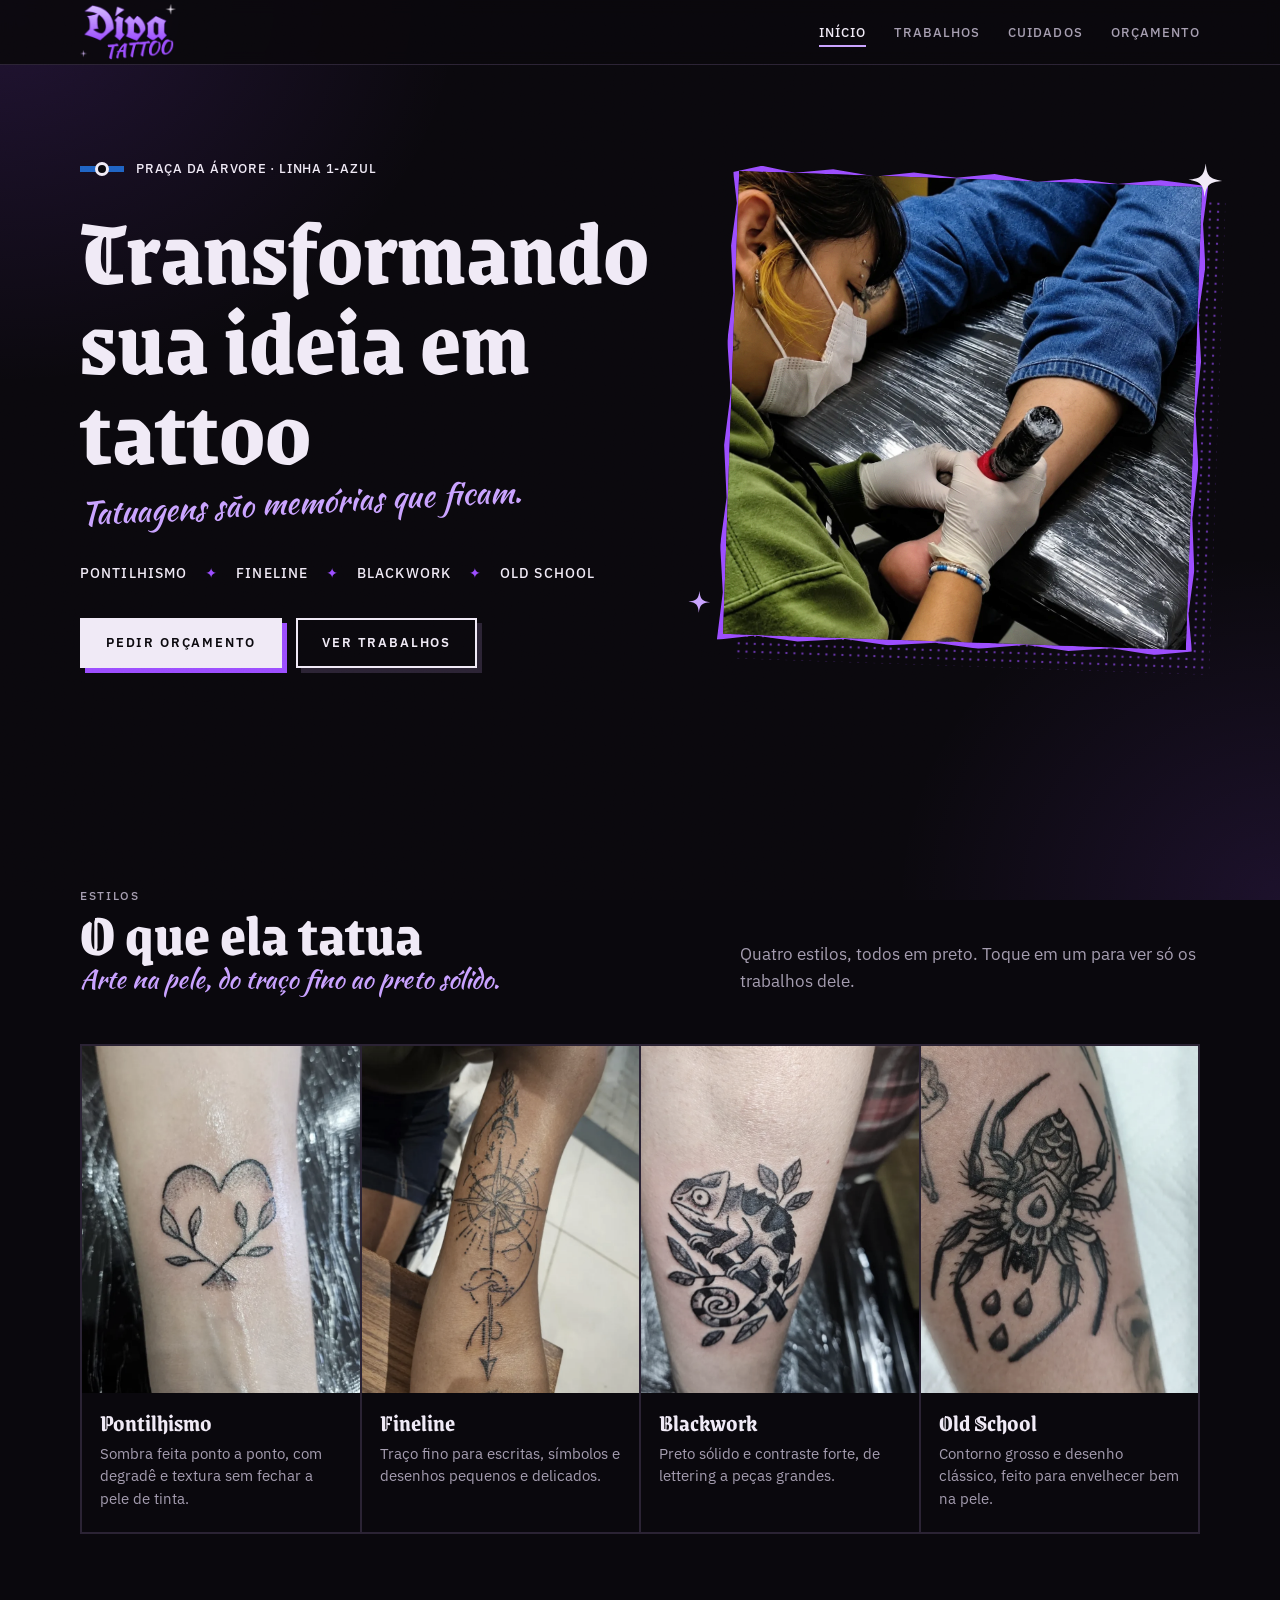
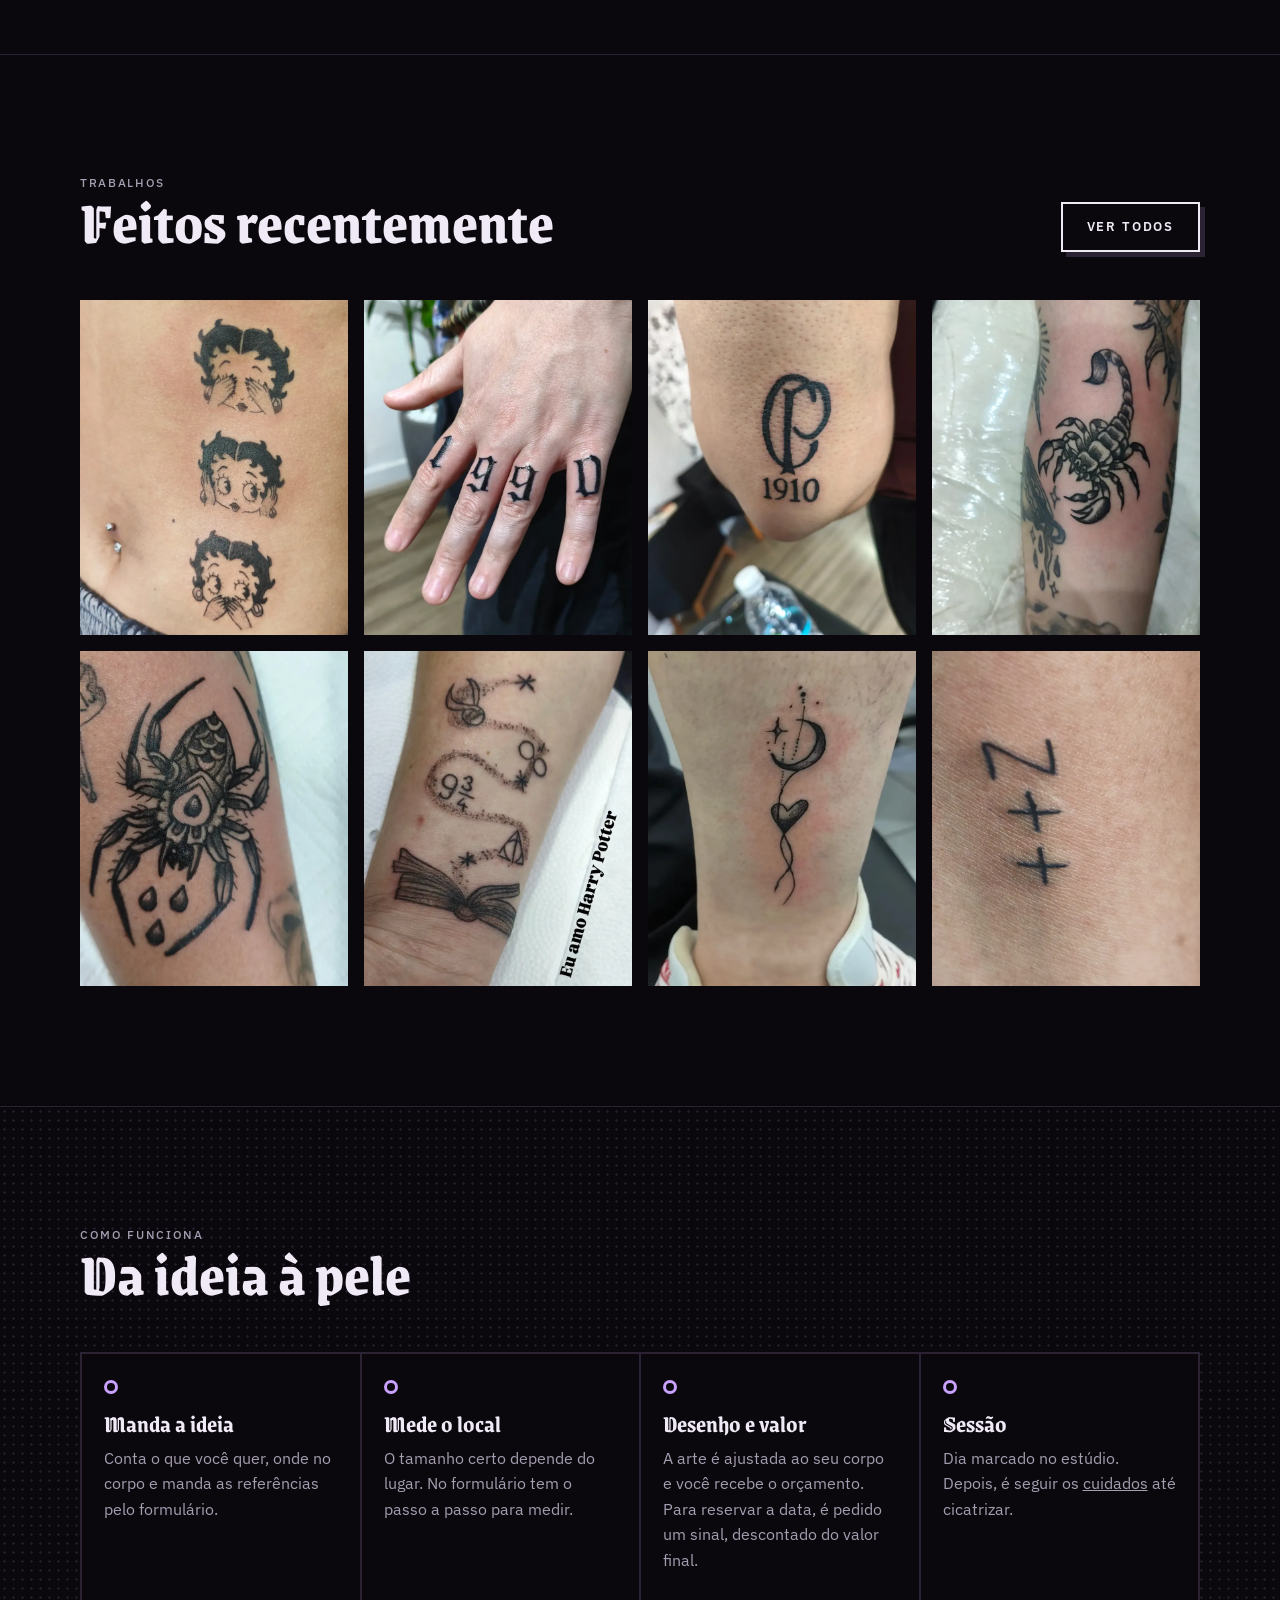
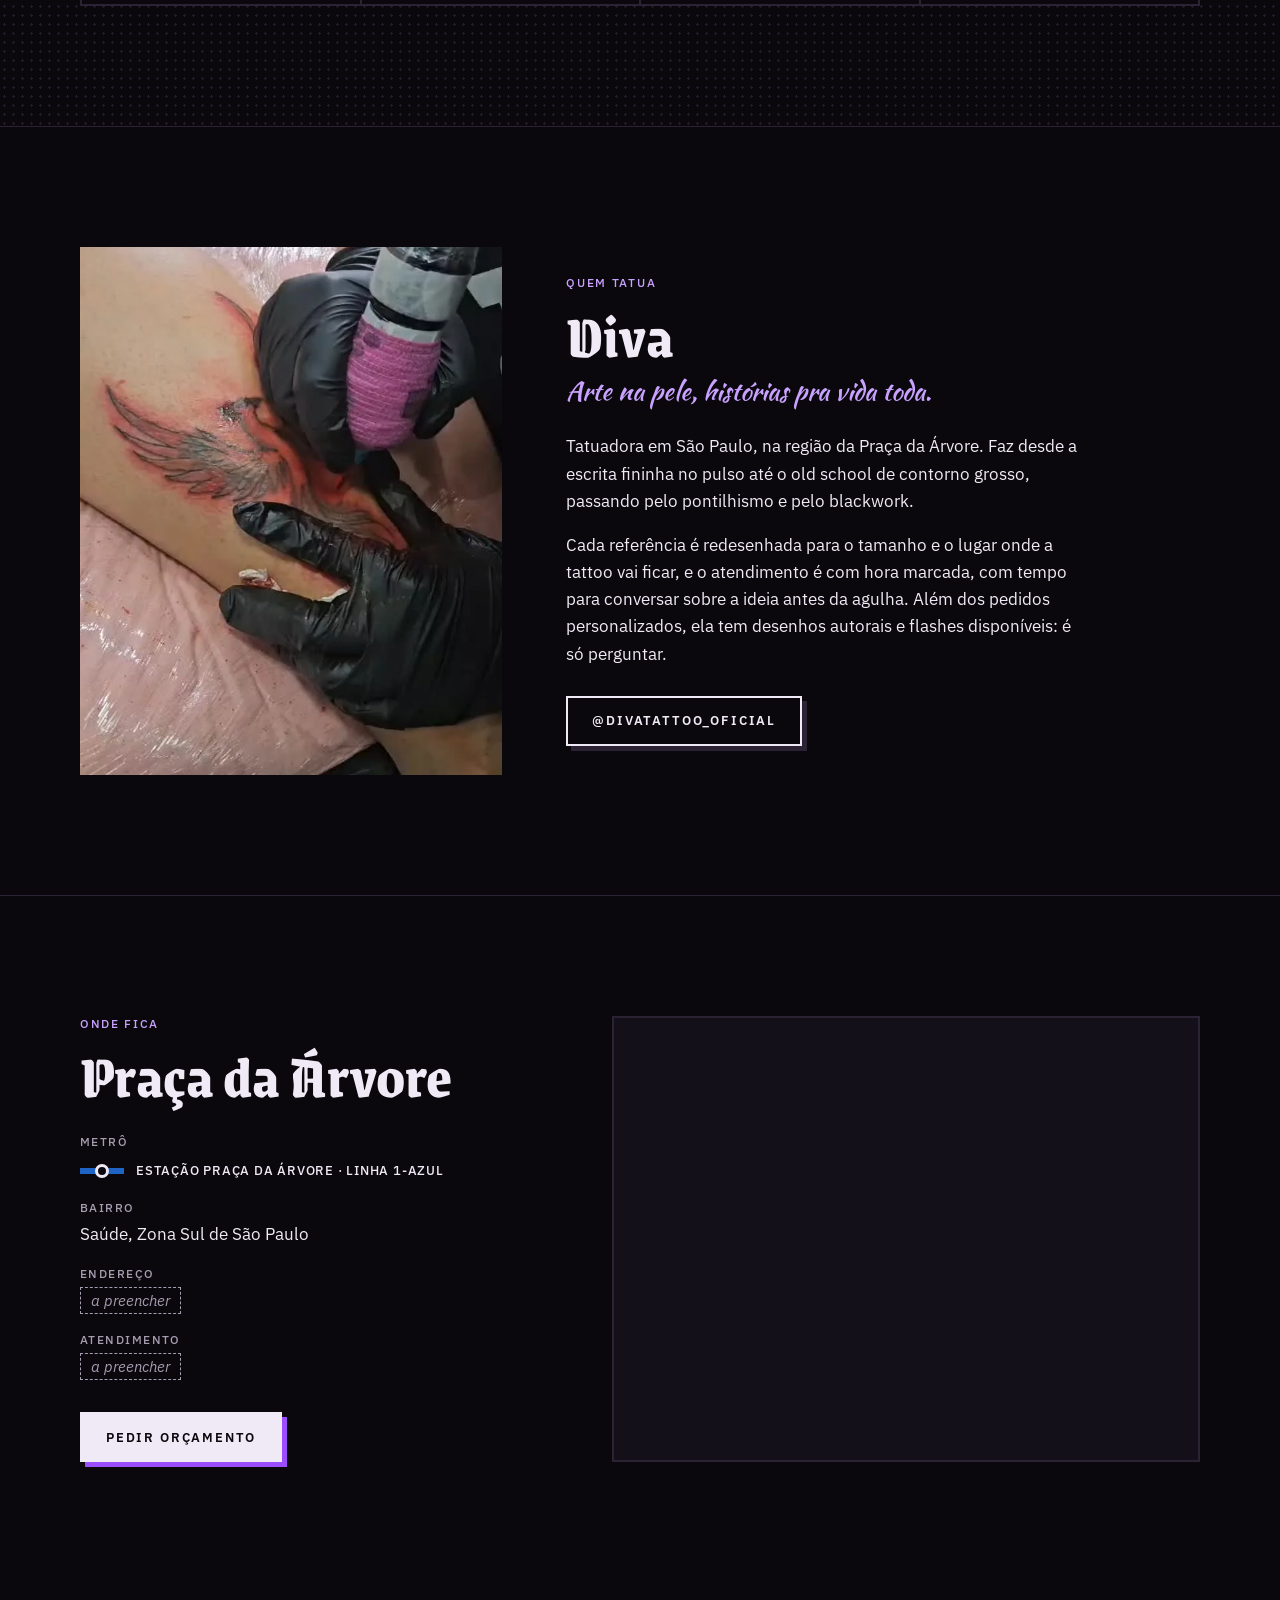
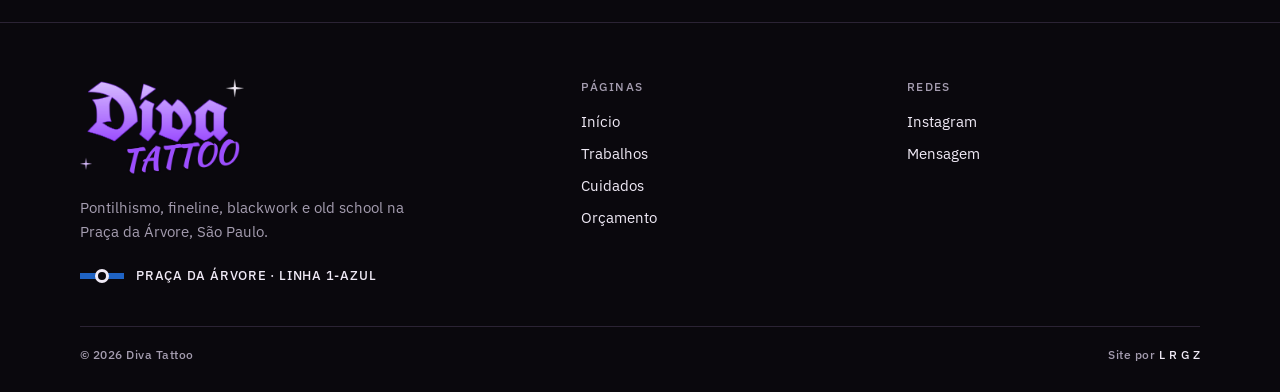
<file: index.html>
<!doctype html>
<html lang="pt-BR">
<head>
<meta charset="utf-8">
<meta name="viewport" content="width=device-width, initial-scale=1">
<title>Diva Tattoo | Tatuadora na Praça da Árvore, São Paulo</title>
<meta name="description" content="Pontilhismo, fineline, blackwork e old school. Estúdio na Praça da Árvore, perto do metrô da Linha 1-Azul. Peça seu orçamento.">
<meta name="robots" content="noindex, nofollow">
<meta name="theme-color" content="#0a080d">
<meta property="og:type" content="website">
<meta property="og:title" content="Diva Tattoo | Tatuadora na Praça da Árvore, São Paulo">
<meta property="og:description" content="Pontilhismo, fineline, blackwork e old school. Estúdio na Praça da Árvore, perto do metrô da Linha 1-Azul. Peça seu orçamento.">
<meta property="og:image" content="assets/img/og.jpg">
<link rel="icon" href="favicon.ico" sizes="48x48">
<link rel="icon" href="assets/img/favicon-192.png" type="image/png" sizes="192x192">
<link rel="icon" href="assets/img/favicon-32.png" type="image/png" sizes="32x32">
<link rel="apple-touch-icon" href="assets/img/apple-touch-icon.png">
<link rel="preconnect" href="https://fonts.googleapis.com">
<link rel="preconnect" href="https://fonts.gstatic.com" crossorigin>
<link rel="stylesheet" href="https://fonts.googleapis.com/css2?family=Grenze+Gotisch:wght@600;700;800&family=IBM+Plex+Sans:ital,wght@0,400;0,500;0,600;1,400&family=Kaushan+Script&display=swap">
<link rel="stylesheet" href="assets/css/estilo.css?v=4">
</head>
<body>
<header class="topo">
  <div class="wrap topo__in">
    <a class="marca" href="index.html" aria-label="Diva Tattoo, início"><img src="assets/img/logo-diva.webp?v=4" alt="Diva Tattoo" width="824" height="556"></a>
    <nav aria-label="Principal"><ul class="menu"><li><a href="index.html" aria-current="page">Início</a></li><li><a href="trabalhos.html">Trabalhos</a></li><li><a href="cuidados.html">Cuidados</a></li><li><a href="orcamento.html">Orçamento</a></li></ul></nav>
  </div>
</header>
<main id="conteudo">
<section class="abertura">
  <div class="wrap abertura__in">
    <div>
      <span class="estacao"><span class="estacao__linha" aria-hidden="true"></span>Praça da Árvore · Linha 1-Azul</span>
      <h1>Transformando sua ideia em tattoo</h1>
      <p class="abertura__frase">Tatuagens são memórias que ficam.</p>
      <ul class="estilos-lista" aria-label="Estilos">
        <li>Pontilhismo</li><li>Fineline</li><li>Blackwork</li><li>Old School</li>
      </ul>
      <div class="botoes">
        <a class="btn" href="orcamento.html">Pedir orçamento</a>
        <a class="btn btn--vazado" href="trabalhos.html">Ver trabalhos</a>
      </div>
    </div>
    <div class="abertura__foto">
      <span class="brilho" aria-hidden="true"></span><span class="brilho brilho--roxo" aria-hidden="true"></span>
      <div class="rasgado"><img src="assets/img/diva.webp?v=2" alt="Diva tatuando um antebraço, de máscara e luvas" width="1000" height="1000" fetchpriority="high"></div>
    </div>
  </div>
</section>

<section class="secao">
  <div class="wrap">
    <div class="secao__topo revela">
      <div>
        <p class="rotulo">Estilos</p>
        <h2>O que ela tatua</h2>
        <p class="script">Arte na pele, do traço fino ao preto sólido.</p>
      </div>
      <p>Quatro estilos, todos em preto. Toque em um para ver só os trabalhos dele.</p>
    </div>
    <div class="estilos revela">
      <a class="estilo" href="trabalhos.html#pontilhismo">
        <img src="assets/obras/coracao-pontilhado-t.webp?v=1" alt="Coração em pontilhismo com ramos" width="800" height="1000" loading="lazy">
        <div class="estilo__txt"><h3>Pontilhismo</h3><p>Sombra feita ponto a ponto, com degradê e textura sem fechar a pele de tinta.</p></div>
      </a>
      <a class="estilo" href="trabalhos.html#fineline">
        <img src="assets/obras/bussola-t.webp?v=1" alt="Bússola em fineline no antebraço" width="800" height="1000" loading="lazy">
        <div class="estilo__txt"><h3>Fineline</h3><p>Traço fino para escritas, símbolos e desenhos pequenos e delicados.</p></div>
      </a>
      <a class="estilo" href="trabalhos.html#blackwork">
        <img src="assets/obras/camaleao-t.webp?v=1" alt="Camaleão em blackwork" width="800" height="1000" loading="lazy">
        <div class="estilo__txt"><h3>Blackwork</h3><p>Preto sólido e contraste forte, de lettering a peças grandes.</p></div>
      </a>
      <a class="estilo" href="trabalhos.html#old-school">
        <img src="assets/obras/aranha-t.webp?v=1" alt="Aranha em old school" width="800" height="1000" loading="lazy">
        <div class="estilo__txt"><h3>Old School</h3><p>Contorno grosso e desenho clássico, feito para envelhecer bem na pele.</p></div>
      </a>
    </div>
  </div>
</section>

<section class="secao">
  <div class="wrap">
    <div class="secao__topo revela">
      <div>
        <p class="rotulo">Trabalhos</p>
        <h2>Feitos recentemente</h2>
      </div>
      <a class="btn btn--vazado" href="trabalhos.html">Ver todos</a>
    </div>
    <div class="grade grade--home revela" data-grade data-limite="8"></div>
  </div>
</section>

<section class="secao pontilhado">
  <div class="wrap">
    <div class="secao__topo revela">
      <div>
        <p class="rotulo">Como funciona</p>
        <h2>Da ideia à pele</h2>
      </div>
    </div>
    <ol class="passos revela">
      <li><span class="marcador" aria-hidden="true"></span><h3>Manda a ideia</h3><p>Conta o que você quer, onde no corpo e manda as referências pelo formulário.</p></li>
      <li><span class="marcador" aria-hidden="true"></span><h3>Mede o local</h3><p>O tamanho certo depende do lugar. No formulário tem o passo a passo para medir.</p></li>
      <li><span class="marcador" aria-hidden="true"></span><h3>Desenho e valor</h3><p>A arte é ajustada ao seu corpo e você recebe o orçamento. Para reservar a data, é pedido um sinal, descontado do valor final.</p></li>
      <li><span class="marcador" aria-hidden="true"></span><h3>Sessão</h3><p>Dia marcado no estúdio. Depois, é seguir os <a href="cuidados.html">cuidados</a> até cicatrizar.</p></li>
    </ol>
  </div>
</section>

<section class="secao">
  <div class="wrap sobre">
    <img class="revela" src="assets/img/processo.webp?v=1" alt="Diva tatuando, de luvas pretas, com a máquina na mão" width="640" height="800" loading="lazy">
    <div class="revela">
      <p class="rotulo">Quem tatua</p>
      <h2>Diva</h2>
      <p class="script" style="margin-top:10px">Arte na pele, histórias pra vida toda.</p>
      <p style="margin-top:22px">Tatuadora em São Paulo, na região da Praça da Árvore. Faz desde a escrita fininha no pulso até o old school de contorno grosso, passando pelo pontilhismo e pelo blackwork.</p>
      <p>Cada referência é redesenhada para o tamanho e o lugar onde a tattoo vai ficar, e o atendimento é com hora marcada, com tempo para conversar sobre a ideia antes da agulha. Além dos pedidos personalizados, ela tem desenhos autorais e flashes disponíveis: é só perguntar.</p>
      <div class="botoes" style="margin-top:28px">
        <a class="btn btn--vazado" href="https://www.instagram.com/divatattoo_oficial/" target="_blank" rel="noopener">@divatattoo_oficial</a>
      </div>
    </div>
  </div>
</section>

<section class="secao" id="onde">
  <div class="wrap onde">
    <div class="revela">
      <p class="rotulo">Onde fica</p>
      <h2>Praça da Árvore</h2>
      <dl>
        <div><dt>Metrô</dt><dd><span class="estacao"><span class="estacao__linha" aria-hidden="true"></span>Estação Praça da Árvore · Linha 1-Azul</span></dd></div>
        <div><dt>Bairro</dt><dd>Saúde, Zona Sul de São Paulo</dd></div>
        <div><dt>Endereço</dt><dd><span class="a-preencher">a preencher</span></dd></div>
        <div><dt>Atendimento</dt><dd><span class="a-preencher">a preencher</span></dd></div>
      </dl>
      <a class="btn" href="orcamento.html">Pedir orçamento</a>
    </div>
    <div class="onde__mapa revela">
      <iframe title="Mapa da Estação Praça da Árvore" src="https://maps.google.com/maps?q=Esta%C3%A7%C3%A3o%20Pra%C3%A7a%20da%20%C3%81rvore%2C%20S%C3%A3o%20Paulo&amp;z=15&amp;output=embed" loading="lazy" referrerpolicy="no-referrer-when-downgrade"></iframe>
    </div>
  </div>
</section>
</main>
<footer class="rodape">
  <div class="wrap">
    <div class="rodape__in">
      <div>
        <a class="marca" href="index.html"><img src="assets/img/logo-diva.webp?v=4" alt="Diva Tattoo" width="824" height="556" loading="lazy" style="height:96px"></a>
        <p>Pontilhismo, fineline, blackwork e old school na Praça da Árvore, São Paulo.</p>
        <span class="estacao"><span class="estacao__linha" aria-hidden="true"></span>Praça da Árvore · Linha 1-Azul</span>
      </div>
      <div>
        <h4>Páginas</h4>
        <ul><li><a href="index.html">Início</a></li><li><a href="trabalhos.html">Trabalhos</a></li><li><a href="cuidados.html">Cuidados</a></li><li><a href="orcamento.html">Orçamento</a></li></ul>
      </div>
      <div>
        <h4>Redes</h4>
        <ul>
          <li><a href="https://www.instagram.com/divatattoo_oficial/" target="_blank" rel="noopener">Instagram</a></li>
          <li><a href="#" data-contato="Oi! Quero fazer uma tattoo.">Mensagem</a></li>
        </ul>
      </div>
    </div>
    <div class="rodape__fim">
      <span>© <span data-ano>2026</span> Diva Tattoo</span>
      <span>Site por <a href="https://lrgz.com.br" target="_blank" rel="noopener">L R G Z</a></span>
    </div>
  </div>
</footer>
<script src="assets/js/obras.js?v=4" defer></script>
<script src="assets/js/main.js?v=4" defer></script>
</body>
</html>
</file>
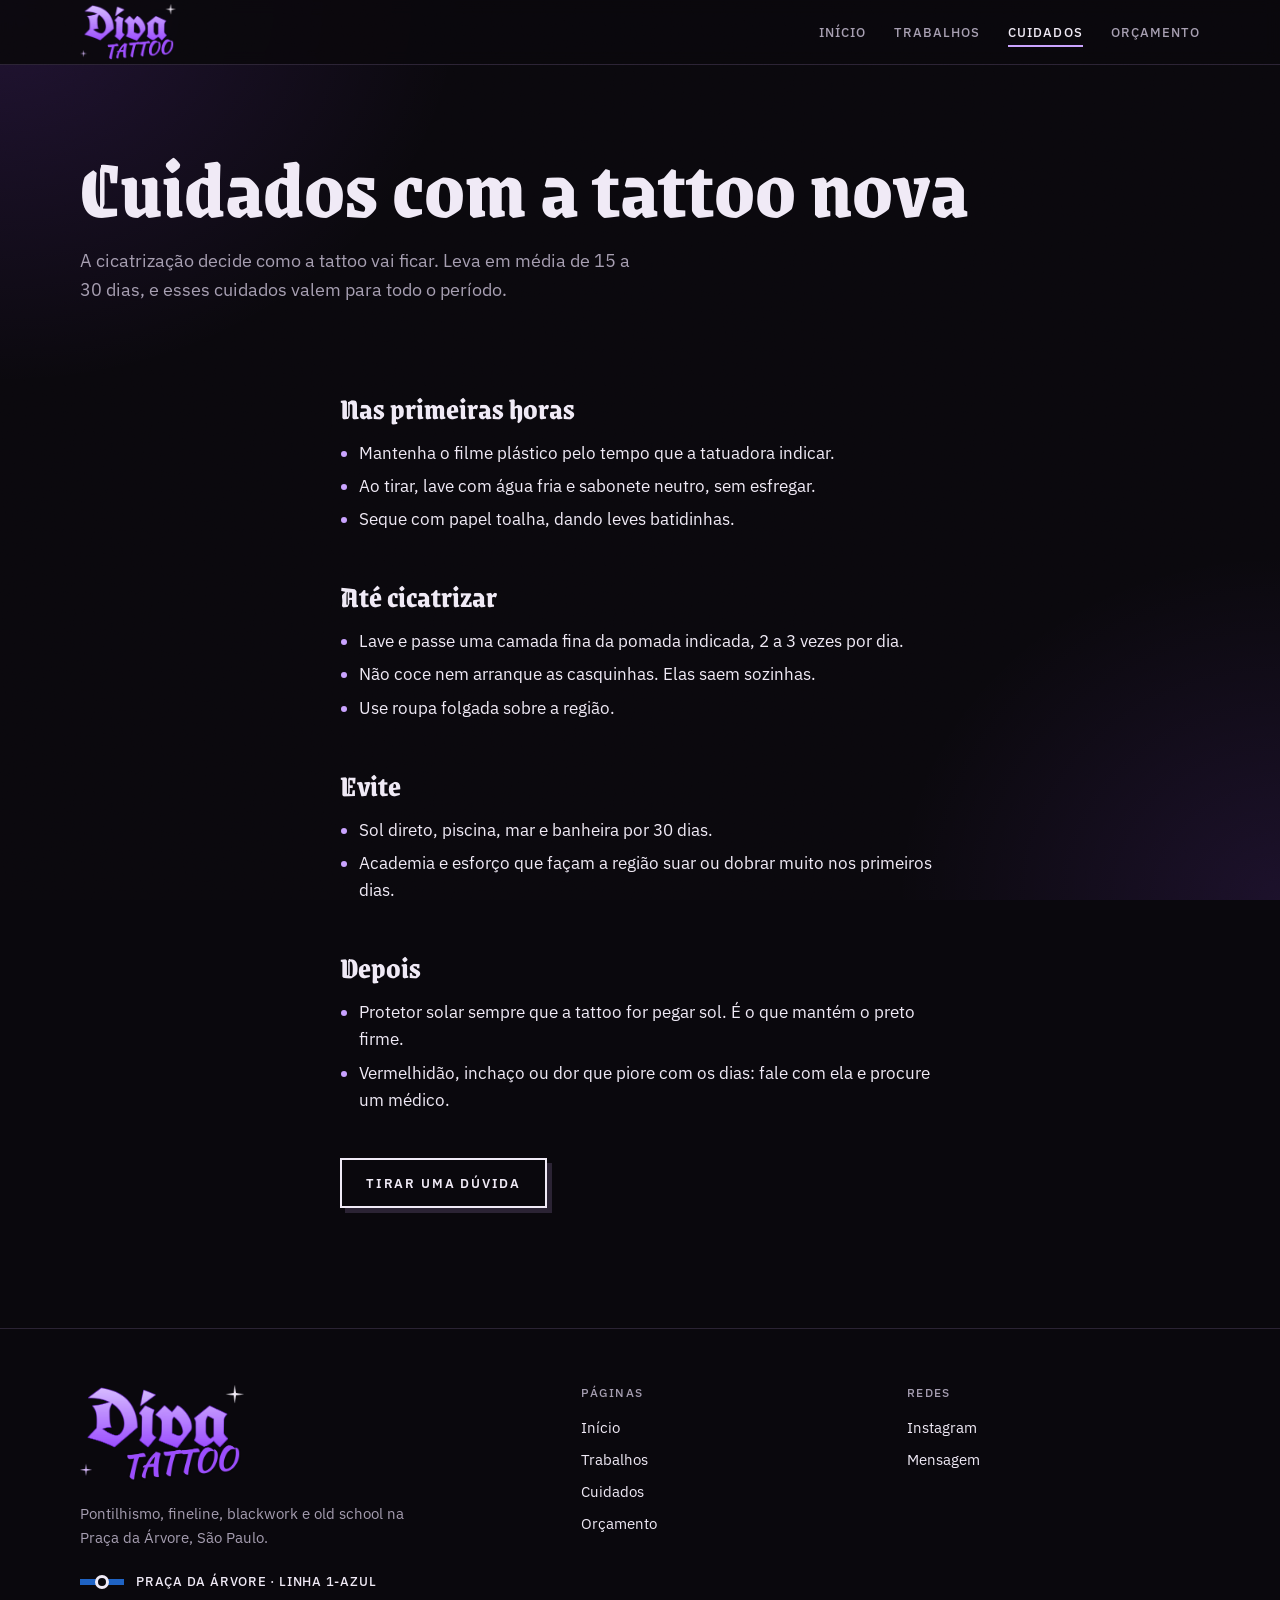
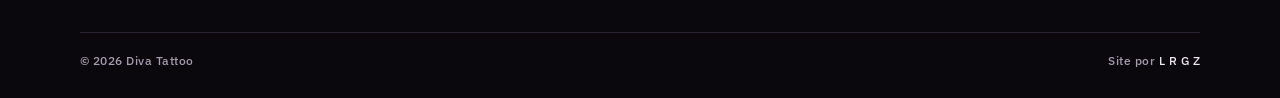
<file: cuidados.html>
<!doctype html>
<html lang="pt-BR">
<head>
<meta charset="utf-8">
<meta name="viewport" content="width=device-width, initial-scale=1">
<title>Cuidados com a tattoo | Diva Tattoo</title>
<meta name="description" content="Como cuidar da tattoo nova até a cicatrização: limpeza, pomada, sol, piscina e o que evitar.">
<meta name="robots" content="noindex, nofollow">
<meta name="theme-color" content="#0a080d">
<meta property="og:type" content="website">
<meta property="og:title" content="Cuidados com a tattoo | Diva Tattoo">
<meta property="og:description" content="Como cuidar da tattoo nova até a cicatrização: limpeza, pomada, sol, piscina e o que evitar.">
<meta property="og:image" content="assets/img/og.jpg">
<link rel="icon" href="favicon.ico" sizes="48x48">
<link rel="icon" href="assets/img/favicon-192.png" type="image/png" sizes="192x192">
<link rel="icon" href="assets/img/favicon-32.png" type="image/png" sizes="32x32">
<link rel="apple-touch-icon" href="assets/img/apple-touch-icon.png">
<link rel="preconnect" href="https://fonts.googleapis.com">
<link rel="preconnect" href="https://fonts.gstatic.com" crossorigin>
<link rel="stylesheet" href="https://fonts.googleapis.com/css2?family=Grenze+Gotisch:wght@600;700;800&family=IBM+Plex+Sans:ital,wght@0,400;0,500;0,600;1,400&family=Kaushan+Script&display=swap">
<link rel="stylesheet" href="assets/css/estilo.css?v=4">
</head>
<body>
<header class="topo">
  <div class="wrap topo__in">
    <a class="marca" href="index.html" aria-label="Diva Tattoo, início"><img src="assets/img/logo-diva.webp?v=4" alt="Diva Tattoo" width="824" height="556"></a>
    <nav aria-label="Principal"><ul class="menu"><li><a href="index.html">Início</a></li><li><a href="trabalhos.html">Trabalhos</a></li><li><a href="cuidados.html" aria-current="page">Cuidados</a></li><li><a href="orcamento.html">Orçamento</a></li></ul></nav>
  </div>
</header>
<main id="conteudo">
<section class="pagina-topo">
  <div class="wrap">
    <h1>Cuidados com a tattoo nova</h1>
    <p>A cicatrização decide como a tattoo vai ficar. Leva em média de 15 a 30 dias, e esses cuidados valem para todo o período.</p>
  </div>
</section>
<section style="padding-bottom:80px">
  <div class="wrap texto">
    <h2>Nas primeiras horas</h2>
    <ul>
      <li>Mantenha o filme plástico pelo tempo que a tatuadora indicar.</li>
      <li>Ao tirar, lave com água fria e sabonete neutro, sem esfregar.</li>
      <li>Seque com papel toalha, dando leves batidinhas.</li>
    </ul>
    <h2>Até cicatrizar</h2>
    <ul>
      <li>Lave e passe uma camada fina da pomada indicada, 2 a 3 vezes por dia.</li>
      <li>Não coce nem arranque as casquinhas. Elas saem sozinhas.</li>
      <li>Use roupa folgada sobre a região.</li>
    </ul>
    <h2>Evite</h2>
    <ul>
      <li>Sol direto, piscina, mar e banheira por 30 dias.</li>
      <li>Academia e esforço que façam a região suar ou dobrar muito nos primeiros dias.</li>
    </ul>
    <h2>Depois</h2>
    <ul>
      <li>Protetor solar sempre que a tattoo for pegar sol. É o que mantém o preto firme.</li>
      <li>Vermelhidão, inchaço ou dor que piore com os dias: fale com ela e procure um médico.</li>
    </ul>
    <div class="botoes" style="margin-top:44px">
      <a class="btn btn--vazado" href="#" data-contato="Oi! Fiz uma tattoo com você e tenho uma dúvida sobre os cuidados.">Tirar uma dúvida</a>
    </div>
  </div>
</section>
</main>
<footer class="rodape">
  <div class="wrap">
    <div class="rodape__in">
      <div>
        <a class="marca" href="index.html"><img src="assets/img/logo-diva.webp?v=4" alt="Diva Tattoo" width="824" height="556" loading="lazy" style="height:96px"></a>
        <p>Pontilhismo, fineline, blackwork e old school na Praça da Árvore, São Paulo.</p>
        <span class="estacao"><span class="estacao__linha" aria-hidden="true"></span>Praça da Árvore · Linha 1-Azul</span>
      </div>
      <div>
        <h4>Páginas</h4>
        <ul><li><a href="index.html">Início</a></li><li><a href="trabalhos.html">Trabalhos</a></li><li><a href="cuidados.html">Cuidados</a></li><li><a href="orcamento.html">Orçamento</a></li></ul>
      </div>
      <div>
        <h4>Redes</h4>
        <ul>
          <li><a href="https://www.instagram.com/divatattoo_oficial/" target="_blank" rel="noopener">Instagram</a></li>
          <li><a href="#" data-contato="Oi! Quero fazer uma tattoo.">Mensagem</a></li>
        </ul>
      </div>
    </div>
    <div class="rodape__fim">
      <span>© <span data-ano>2026</span> Diva Tattoo</span>
      <span>Site por <a href="https://lrgz.com.br" target="_blank" rel="noopener">L R G Z</a></span>
    </div>
  </div>
</footer>
<script src="assets/js/main.js?v=4" defer></script>
</body>
</html>
</file>
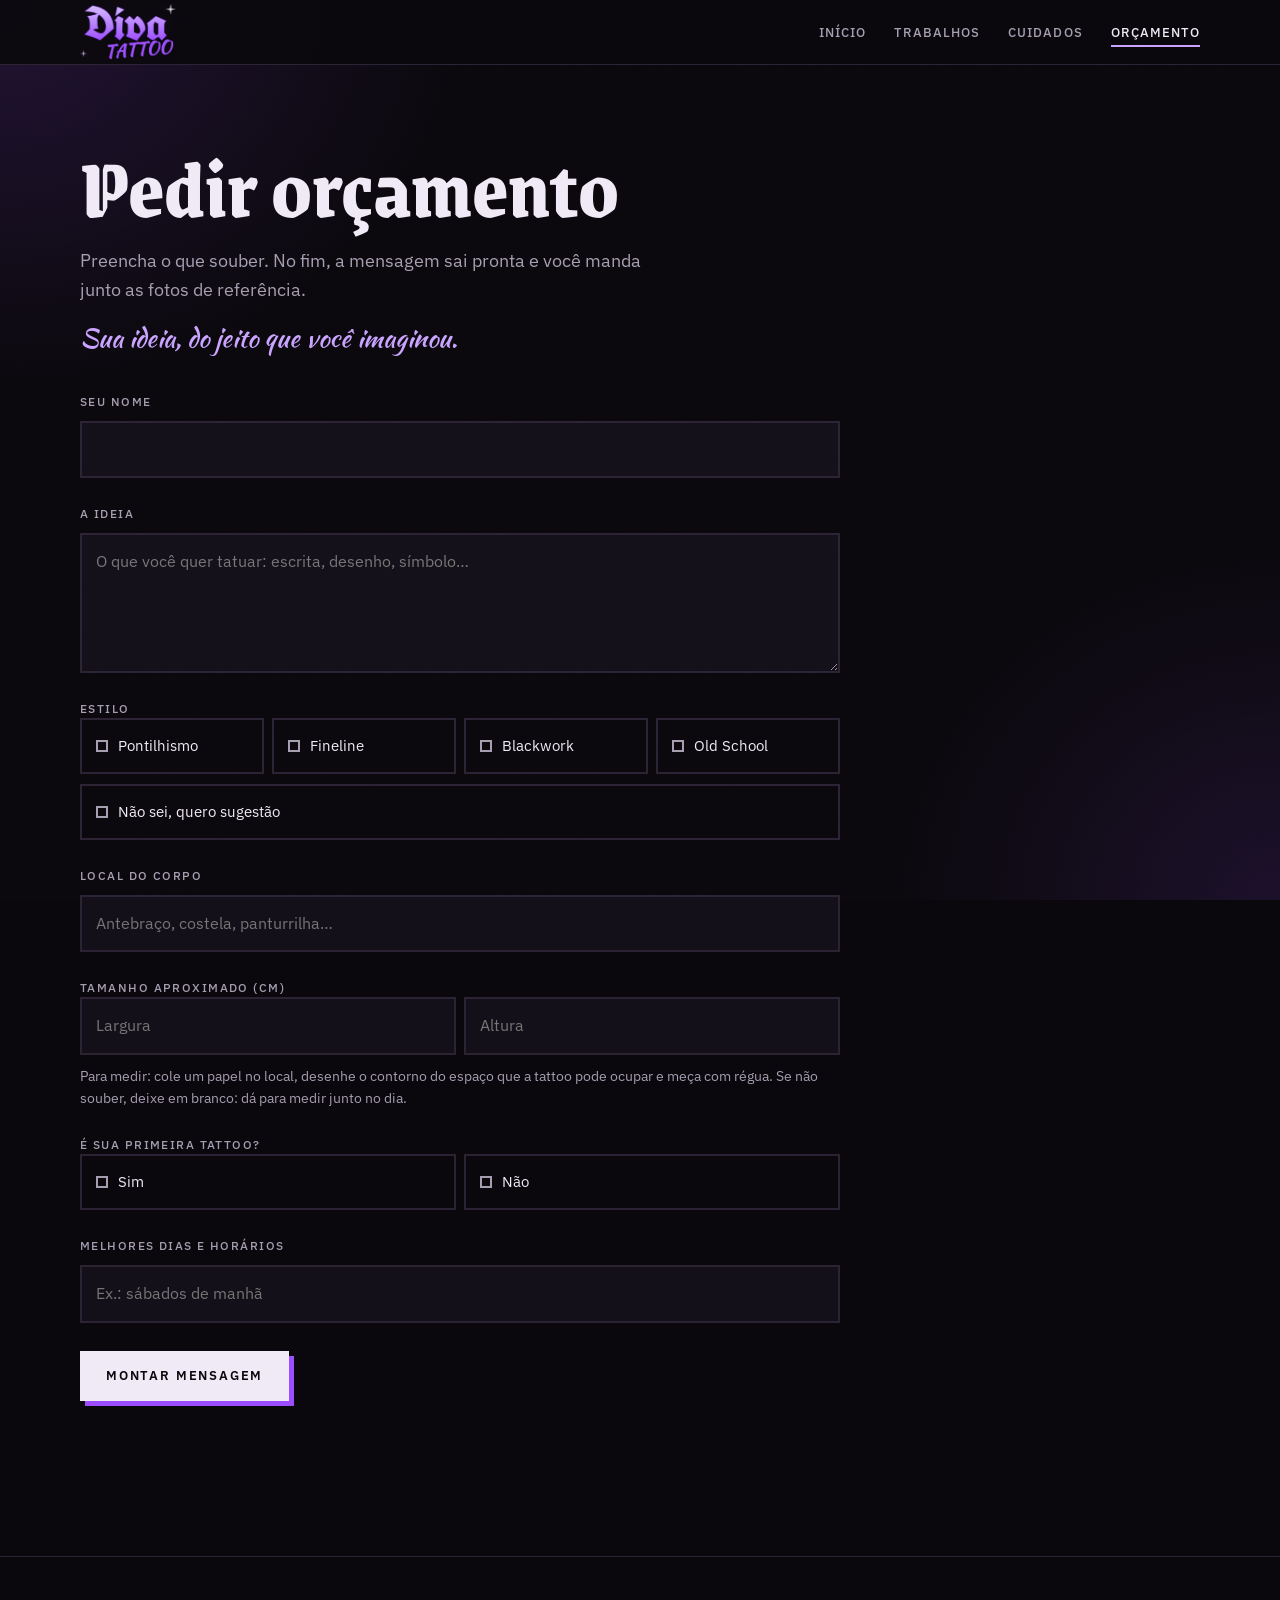
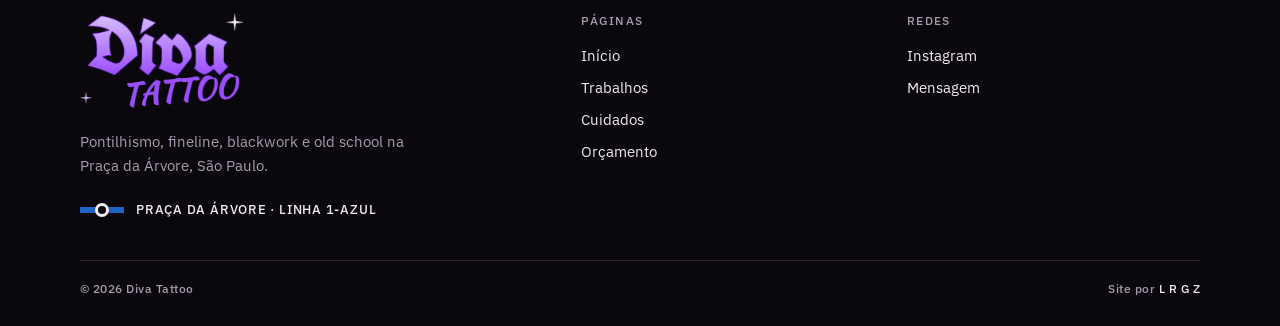
<file: orcamento.html>
<!doctype html>
<html lang="pt-BR">
<head>
<meta charset="utf-8">
<meta name="viewport" content="width=device-width, initial-scale=1">
<title>Orçamento | Diva Tattoo</title>
<meta name="description" content="Conte sua ideia, o local e o tamanho da tattoo. A mensagem sai pronta para a Diva.">
<meta name="robots" content="noindex, nofollow">
<meta name="theme-color" content="#0a080d">
<meta property="og:type" content="website">
<meta property="og:title" content="Orçamento | Diva Tattoo">
<meta property="og:description" content="Conte sua ideia, o local e o tamanho da tattoo. A mensagem sai pronta para a Diva.">
<meta property="og:image" content="assets/img/og.jpg">
<link rel="icon" href="favicon.ico" sizes="48x48">
<link rel="icon" href="assets/img/favicon-192.png" type="image/png" sizes="192x192">
<link rel="icon" href="assets/img/favicon-32.png" type="image/png" sizes="32x32">
<link rel="apple-touch-icon" href="assets/img/apple-touch-icon.png">
<link rel="preconnect" href="https://fonts.googleapis.com">
<link rel="preconnect" href="https://fonts.gstatic.com" crossorigin>
<link rel="stylesheet" href="https://fonts.googleapis.com/css2?family=Grenze+Gotisch:wght@600;700;800&family=IBM+Plex+Sans:ital,wght@0,400;0,500;0,600;1,400&family=Kaushan+Script&display=swap">
<link rel="stylesheet" href="assets/css/estilo.css?v=4">
</head>
<body>
<header class="topo">
  <div class="wrap topo__in">
    <a class="marca" href="index.html" aria-label="Diva Tattoo, início"><img src="assets/img/logo-diva.webp?v=4" alt="Diva Tattoo" width="824" height="556"></a>
    <nav aria-label="Principal"><ul class="menu"><li><a href="index.html">Início</a></li><li><a href="trabalhos.html">Trabalhos</a></li><li><a href="cuidados.html">Cuidados</a></li><li><a href="orcamento.html" aria-current="page">Orçamento</a></li></ul></nav>
  </div>
</header>
<main id="conteudo">
<section class="pagina-topo">
  <div class="wrap">
    <h1>Pedir orçamento</h1>
    <p>Preencha o que souber. No fim, a mensagem sai pronta e você manda junto as fotos de referência.</p>
    <p class="script">Sua ideia, do jeito que você imaginou.</p>
  </div>
</section>
<section style="padding-bottom:80px">
  <div class="wrap">
    <form class="form" data-orcamento novalidate>
      <div class="campo">
        <label for="nome">Seu nome</label>
        <input type="text" id="nome" name="nome" autocomplete="given-name" required>
      </div>

      <div class="campo">
        <label for="ideia">A ideia</label>
        <textarea id="ideia" name="ideia" placeholder="O que você quer tatuar: escrita, desenho, símbolo…" required></textarea>
      </div>

      <fieldset class="campo">
        <legend>Estilo</legend>
        <div class="opcoes">
          <label><input type="radio" name="estilo" value="Pontilhismo">Pontilhismo</label>
          <label><input type="radio" name="estilo" value="Fineline">Fineline</label>
          <label><input type="radio" name="estilo" value="Blackwork">Blackwork</label>
          <label><input type="radio" name="estilo" value="Old School">Old School</label>
        </div>
        <div class="opcoes opcoes--2">
          <label><input type="radio" name="estilo" value="Não sei, quero sugestão">Não sei, quero sugestão</label>
        </div>
      </fieldset>

      <div class="campo">
        <label for="local">Local do corpo</label>
        <input type="text" id="local" name="local" placeholder="Antebraço, costela, panturrilha…">
      </div>

      <fieldset class="campo">
        <legend>Tamanho aproximado (cm)</legend>
        <div class="medidas">
          <input type="number" name="largura" inputmode="decimal" min="1" max="80" placeholder="Largura" aria-label="Largura em centímetros">
          <input type="number" name="altura" inputmode="decimal" min="1" max="80" placeholder="Altura" aria-label="Altura em centímetros">
        </div>
        <small>Para medir: cole um papel no local, desenhe o contorno do espaço que a tattoo pode ocupar e meça com régua. Se não souber, deixe em branco: dá para medir junto no dia.</small>
      </fieldset>

      <fieldset class="campo">
        <legend>É sua primeira tattoo?</legend>
        <div class="opcoes opcoes--2">
          <label><input type="radio" name="primeira" value="Sim">Sim</label>
          <label><input type="radio" name="primeira" value="Não">Não</label>
        </div>
      </fieldset>

      <div class="campo">
        <label for="dias">Melhores dias e horários</label>
        <input type="text" id="dias" name="dias" placeholder="Ex.: sábados de manhã">
      </div>

      <div>
        <button class="btn" type="submit">Montar mensagem</button>
        <p class="aviso" role="status" aria-live="polite" style="margin-top:16px"></p>
      </div>
    </form>
  </div>
</section>
</main>
<footer class="rodape">
  <div class="wrap">
    <div class="rodape__in">
      <div>
        <a class="marca" href="index.html"><img src="assets/img/logo-diva.webp?v=4" alt="Diva Tattoo" width="824" height="556" loading="lazy" style="height:96px"></a>
        <p>Pontilhismo, fineline, blackwork e old school na Praça da Árvore, São Paulo.</p>
        <span class="estacao"><span class="estacao__linha" aria-hidden="true"></span>Praça da Árvore · Linha 1-Azul</span>
      </div>
      <div>
        <h4>Páginas</h4>
        <ul><li><a href="index.html">Início</a></li><li><a href="trabalhos.html">Trabalhos</a></li><li><a href="cuidados.html">Cuidados</a></li><li><a href="orcamento.html">Orçamento</a></li></ul>
      </div>
      <div>
        <h4>Redes</h4>
        <ul>
          <li><a href="https://www.instagram.com/divatattoo_oficial/" target="_blank" rel="noopener">Instagram</a></li>
          <li><a href="#" data-contato="Oi! Quero fazer uma tattoo.">Mensagem</a></li>
        </ul>
      </div>
    </div>
    <div class="rodape__fim">
      <span>© <span data-ano>2026</span> Diva Tattoo</span>
      <span>Site por <a href="https://lrgz.com.br" target="_blank" rel="noopener">L R G Z</a></span>
    </div>
  </div>
</footer>
<script src="assets/js/main.js?v=4" defer></script>
</body>
</html>
</file>
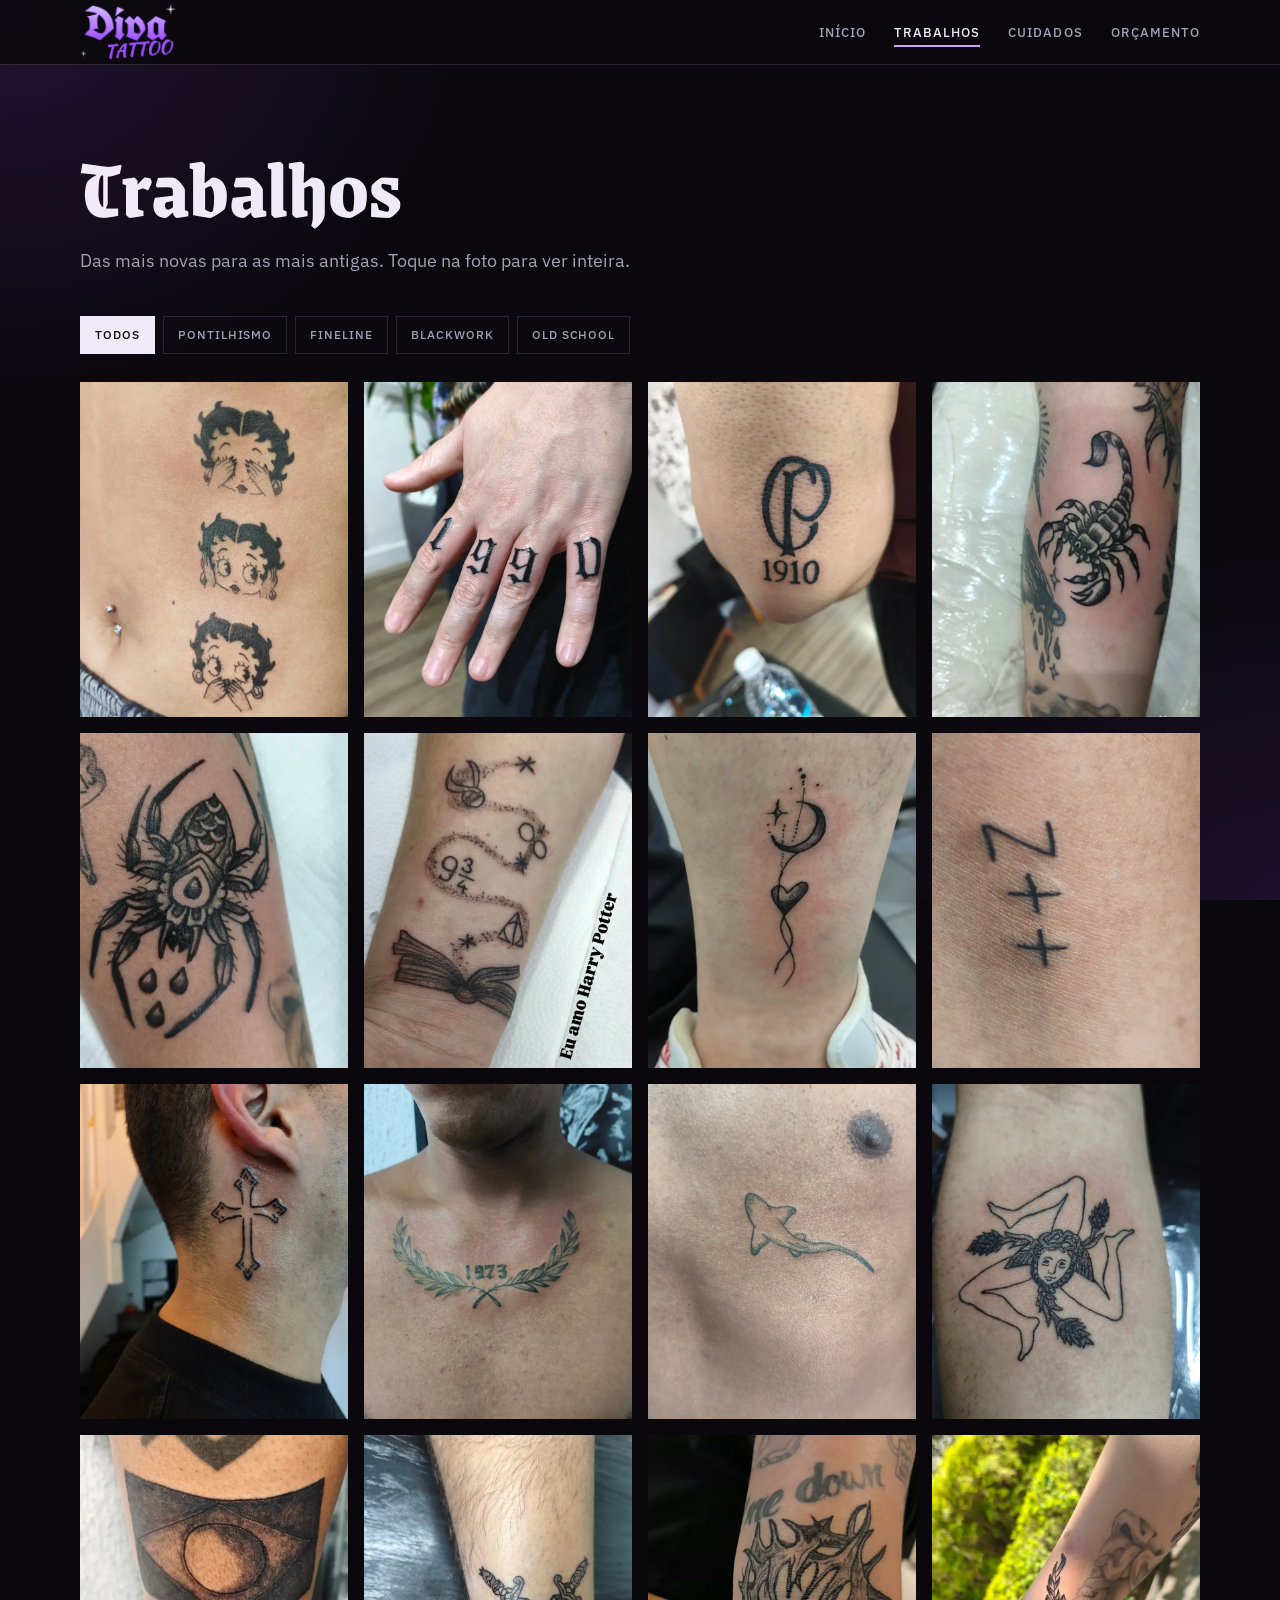
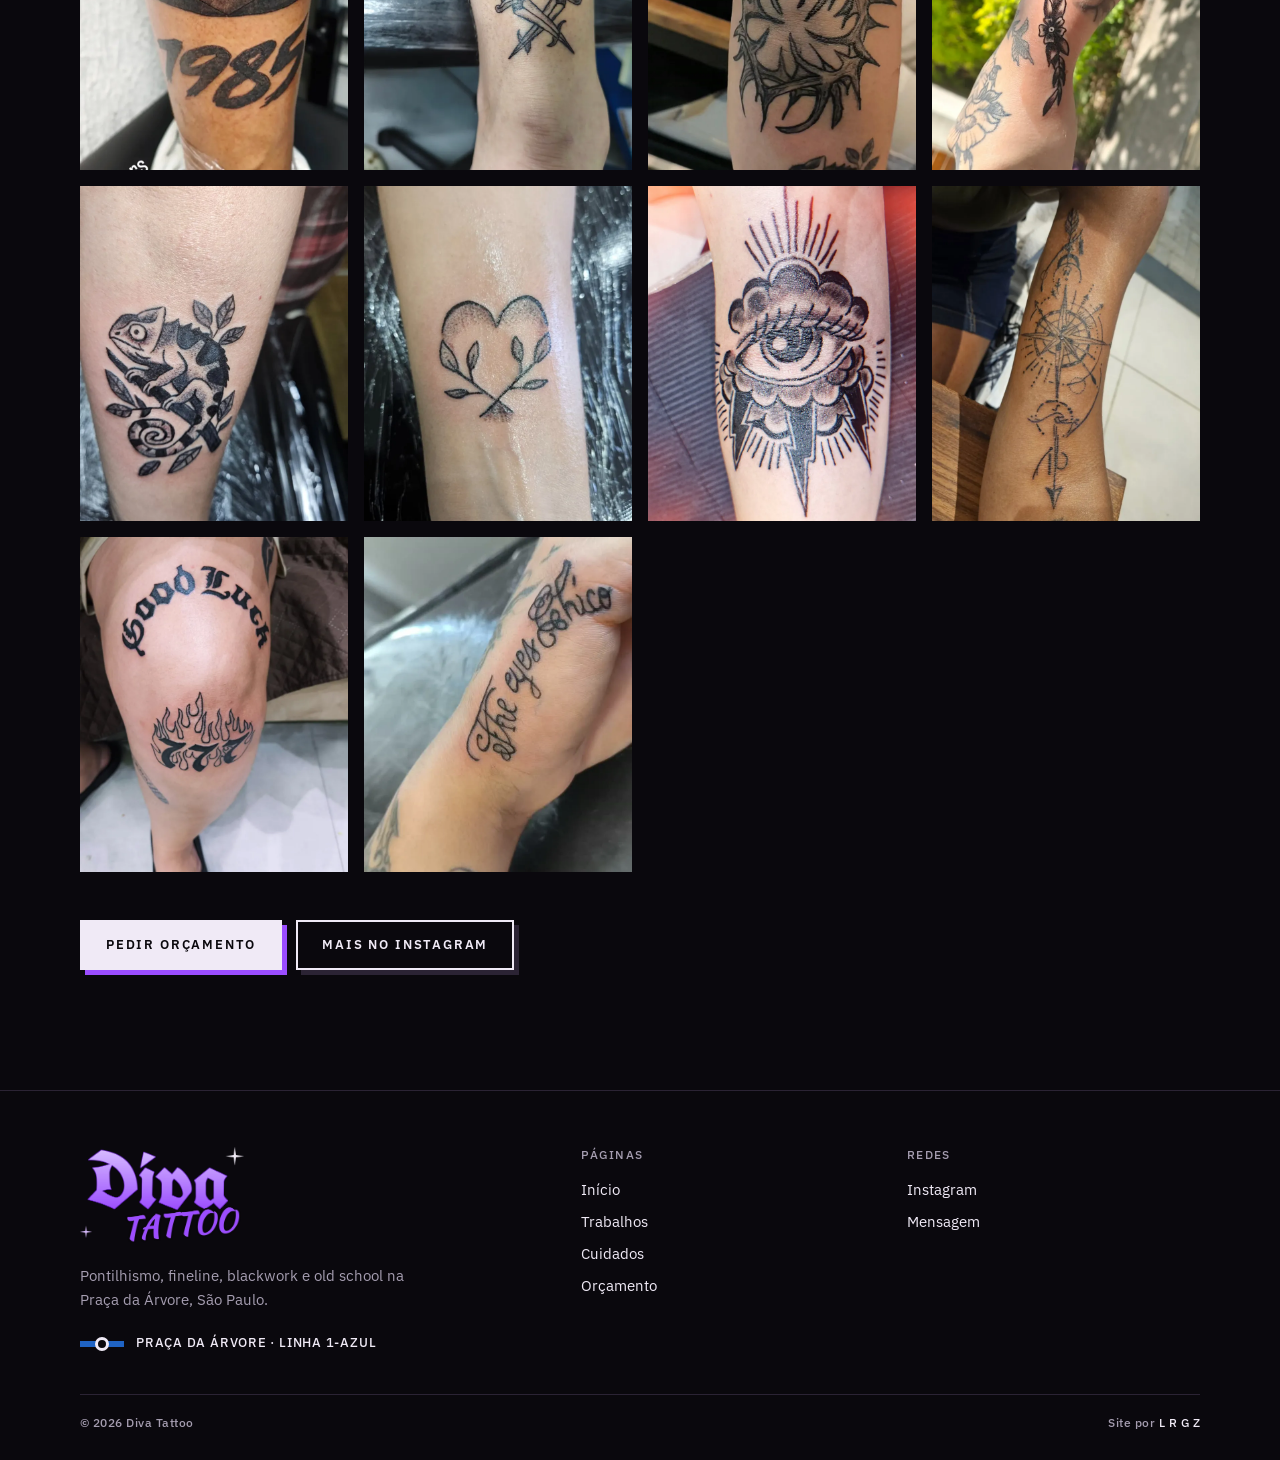
<file: trabalhos.html>
<!doctype html>
<html lang="pt-BR">
<head>
<meta charset="utf-8">
<meta name="viewport" content="width=device-width, initial-scale=1">
<title>Trabalhos | Diva Tattoo</title>
<meta name="description" content="Tattoos em pontilhismo, fineline, blackwork e old school feitas pela Diva, na Praça da Árvore, São Paulo.">
<meta name="robots" content="noindex, nofollow">
<meta name="theme-color" content="#0a080d">
<meta property="og:type" content="website">
<meta property="og:title" content="Trabalhos | Diva Tattoo">
<meta property="og:description" content="Tattoos em pontilhismo, fineline, blackwork e old school feitas pela Diva, na Praça da Árvore, São Paulo.">
<meta property="og:image" content="assets/img/og.jpg">
<link rel="icon" href="favicon.ico" sizes="48x48">
<link rel="icon" href="assets/img/favicon-192.png" type="image/png" sizes="192x192">
<link rel="icon" href="assets/img/favicon-32.png" type="image/png" sizes="32x32">
<link rel="apple-touch-icon" href="assets/img/apple-touch-icon.png">
<link rel="preconnect" href="https://fonts.googleapis.com">
<link rel="preconnect" href="https://fonts.gstatic.com" crossorigin>
<link rel="stylesheet" href="https://fonts.googleapis.com/css2?family=Grenze+Gotisch:wght@600;700;800&family=IBM+Plex+Sans:ital,wght@0,400;0,500;0,600;1,400&family=Kaushan+Script&display=swap">
<link rel="stylesheet" href="assets/css/estilo.css?v=4">
</head>
<body>
<header class="topo">
  <div class="wrap topo__in">
    <a class="marca" href="index.html" aria-label="Diva Tattoo, início"><img src="assets/img/logo-diva.webp?v=4" alt="Diva Tattoo" width="824" height="556"></a>
    <nav aria-label="Principal"><ul class="menu"><li><a href="index.html">Início</a></li><li><a href="trabalhos.html" aria-current="page">Trabalhos</a></li><li><a href="cuidados.html">Cuidados</a></li><li><a href="orcamento.html">Orçamento</a></li></ul></nav>
  </div>
</header>
<main id="conteudo">
<section class="pagina-topo">
  <div class="wrap">
    <h1>Trabalhos</h1>
    <p>Das mais novas para as mais antigas. Toque na foto para ver inteira.</p>
  </div>
</section>
<section style="padding-bottom:80px">
  <div class="wrap">
    <nav class="filtros" aria-label="Filtrar por estilo">
      <a href="#todos">Todos</a>
      <a href="#pontilhismo">Pontilhismo</a>
      <a href="#fineline">Fineline</a>
      <a href="#blackwork">Blackwork</a>
      <a href="#old-school">Old School</a>
    </nav>
    <div class="grade" data-grade></div>
    <div class="botoes" style="margin-top:48px">
      <a class="btn" href="orcamento.html">Pedir orçamento</a>
      <a class="btn btn--vazado" href="https://www.instagram.com/divatattoo_oficial/" target="_blank" rel="noopener">Mais no Instagram</a>
    </div>
  </div>
</section>
</main>
<footer class="rodape">
  <div class="wrap">
    <div class="rodape__in">
      <div>
        <a class="marca" href="index.html"><img src="assets/img/logo-diva.webp?v=4" alt="Diva Tattoo" width="824" height="556" loading="lazy" style="height:96px"></a>
        <p>Pontilhismo, fineline, blackwork e old school na Praça da Árvore, São Paulo.</p>
        <span class="estacao"><span class="estacao__linha" aria-hidden="true"></span>Praça da Árvore · Linha 1-Azul</span>
      </div>
      <div>
        <h4>Páginas</h4>
        <ul><li><a href="index.html">Início</a></li><li><a href="trabalhos.html">Trabalhos</a></li><li><a href="cuidados.html">Cuidados</a></li><li><a href="orcamento.html">Orçamento</a></li></ul>
      </div>
      <div>
        <h4>Redes</h4>
        <ul>
          <li><a href="https://www.instagram.com/divatattoo_oficial/" target="_blank" rel="noopener">Instagram</a></li>
          <li><a href="#" data-contato="Oi! Quero fazer uma tattoo.">Mensagem</a></li>
        </ul>
      </div>
    </div>
    <div class="rodape__fim">
      <span>© <span data-ano>2026</span> Diva Tattoo</span>
      <span>Site por <a href="https://lrgz.com.br" target="_blank" rel="noopener">L R G Z</a></span>
    </div>
  </div>
</footer>
<script src="assets/js/obras.js?v=4" defer></script>
<script src="assets/js/main.js?v=4" defer></script>
</body>
</html>
</file>
<file: assets/css/estilo.css>
/* Diva Tattoo — preto, roxo forte e gótico, como no Instagram dela */
:root {
  --tinta: #0a080d;
  --tinta-2: #141019;
  --tinta-3: #1d1724;
  --papel: #f0eaf6;
  --cinza: #a59db0;
  --linha: #2b2334;
  --roxo: #9b4dff;
  --roxo-claro: #c9a2ff;
  --roxo-escuro: #5b1fb3;
  --curva: cubic-bezier(.16, .84, .32, 1);
  --t: .32s;
  --display: "Grenze Gotisch", "Times New Roman", serif;
  --gotica: "UnifrakturCook", "Grenze Gotisch", serif;
  --script: "Kaushan Script", cursive;
  --texto: "IBM Plex Sans", system-ui, sans-serif;
  --rotulo: "IBM Plex Sans", system-ui, sans-serif;
  --larg: 1200px;
  --gut: clamp(16px, 4vw, 40px);
  color-scheme: dark;
}

@view-transition { navigation: auto; }

*, *::before, *::after { box-sizing: border-box; }
html { -webkit-text-size-adjust: 100%; scroll-behavior: smooth; }
body {
  margin: 0;
  background: var(--tinta);
  color: var(--papel);
  font: 400 17px/1.6 var(--texto);
  overflow-x: hidden;
}
img { display: block; max-width: 100%; height: auto; }
a { color: inherit; }
button, input, select, textarea { font: inherit; color: inherit; }
:focus-visible { outline: 2px solid var(--roxo-claro); outline-offset: 3px; }
::selection { background: var(--roxo); color: #fff; }

.wrap { width: 100%; max-width: var(--larg); margin: 0 auto; padding: 0 var(--gut); }

/* pontilhado: textura de pontilhismo usada como fundo */
.pontilhado {
  background-image: radial-gradient(circle, rgba(201, 162, 255, .13) 1px, transparent 1.4px);
  background-size: 9px 9px;
}

/* ---------- topo ---------- */
.topo {
  position: sticky; top: 0; z-index: 20;
  background: rgba(10, 8, 13, .92);
  backdrop-filter: blur(8px);
  border-bottom: 1px solid var(--linha);
  view-transition-name: topo;
}
.topo__in { display: flex; align-items: center; justify-content: space-between; gap: 16px; min-height: 64px; }
.marca { display: inline-flex; align-items: center; text-decoration: none; }
.marca img { height: 56px; width: auto; }
.menu { display: flex; gap: clamp(14px, 2.6vw, 28px); list-style: none; margin: 0; padding: 0; }
.menu a {
  font: 500 13px/1 var(--rotulo); text-transform: uppercase; letter-spacing: .08em;
  text-decoration: none; color: var(--cinza); padding: 8px 0; position: relative;
  transition: color var(--t) var(--curva);
}
.menu a::after {
  content: ""; position: absolute; left: 0; right: 0; bottom: 2px; height: 2px;
  background: var(--roxo-claro); transform: scaleX(0); transform-origin: left;
  transition: transform var(--t) var(--curva);
}
.menu a:hover, .menu a[aria-current="page"] { color: var(--papel); }
.menu a[aria-current="page"]::after { transform: scaleX(1); }
@media (hover: hover) { .menu a:hover::after { transform: scaleX(1); } }

@media (max-width: 640px) {
  .topo__in { flex-direction: column; align-items: stretch; gap: 0; padding-top: 12px; }
  .marca { justify-content: center; }
  .marca img { height: 42px; }
  .menu { justify-content: space-between; gap: 10px; overflow-x: auto; padding: 4px 0 2px; }
  .menu a { font-size: clamp(11px, 3.2vw, 13px); letter-spacing: .03em; }
}

/* ---------- botões ---------- */
.botoes { display: flex; flex-wrap: wrap; gap: 14px; }
.btn {
  display: inline-flex; align-items: center; justify-content: center; gap: 10px;
  min-height: 50px; padding: 0 24px;
  font: 600 13px/1 var(--rotulo); letter-spacing: .14em; text-transform: uppercase;
  text-decoration: none; border: 2px solid var(--papel); border-radius: 0;
  background: var(--papel); color: var(--tinta); cursor: pointer;
  box-shadow: 5px 5px 0 var(--roxo);
  transition: transform var(--t) var(--curva), box-shadow var(--t) var(--curva), background var(--t) var(--curva), color var(--t) var(--curva);
}
@media (hover: hover) {
  .btn:hover { transform: translate(-2px, -2px); box-shadow: 7px 7px 0 var(--roxo); }
}
.btn:active { transform: translate(3px, 3px); box-shadow: 2px 2px 0 var(--roxo); transition-duration: .12s; }
.btn--vazado { background: transparent; color: var(--papel); box-shadow: 5px 5px 0 var(--linha); }
@media (hover: hover) { .btn--vazado:hover { box-shadow: 7px 7px 0 var(--linha); } }
.btn--vazado:active { box-shadow: 2px 2px 0 var(--linha); }

/* ---------- tipografia ---------- */
.rotulo { font: 500 12px/1.4 var(--rotulo); letter-spacing: .14em; text-transform: uppercase; color: var(--roxo-claro); margin: 0 0 14px; }
h1, h2, h3 { font-family: var(--display); font-weight: 800; line-height: 1; margin: 0; letter-spacing: 0; }
h2 { font-size: clamp(36px, 6vw, 60px); }
h3 { font-size: 24px; font-weight: 700; }
.secao { padding: clamp(64px, 10vw, 120px) 0; }
.secao + .secao { border-top: 1px solid var(--linha); }
.secao__topo { display: flex; justify-content: space-between; align-items: end; gap: 24px; flex-wrap: wrap; margin-bottom: clamp(28px, 5vw, 48px); }
.secao__topo p { max-width: 46ch; margin: 0; color: var(--cinza); }

/* ---------- abertura ---------- */
.abertura { padding: clamp(40px, 7vw, 88px) 0 clamp(56px, 8vw, 100px); }
.abertura__in { display: grid; grid-template-columns: 1.1fr .9fr; gap: clamp(28px, 5vw, 64px); align-items: center; }
.abertura h1 { margin: 26px 0 0; font-size: clamp(46px, 7.4vw, 96px); line-height: .95; max-width: 11ch; text-wrap: balance; }
.estilos-lista { display: flex; flex-wrap: wrap; gap: 8px 18px; list-style: none; padding: 0; margin: 0 0 34px; font: 500 14px/1.4 var(--rotulo); text-transform: uppercase; letter-spacing: .08em; }
.estilos-lista li + li::before { content: "✦"; margin-right: 18px; color: var(--roxo); }
.abertura__frase { font: 400 clamp(24px, 3vw, 32px)/1.25 var(--script); color: var(--roxo-claro); margin: 18px 0 30px; max-width: 22ch; transform: rotate(-3deg); transform-origin: left; }
.abertura__foto { position: relative; }
.abertura__foto img { width: 100%; aspect-ratio: 1; object-fit: cover; }
.abertura__foto { transform: rotate(2deg); }
.abertura__foto .rasgado { border: 6px solid var(--roxo); background: var(--roxo); }
.abertura__foto::before {
  content: ""; position: absolute; inset: 18px -18px -18px 18px; z-index: -1;
}
.abertura__foto::before { background-image: radial-gradient(circle, rgba(155, 77, 255, .6) 1.2px, transparent 1.6px); background-size: 8px 8px; }
@media (max-width: 820px) {
  .abertura__in { grid-template-columns: 1fr; }
  .abertura__foto { max-width: 420px; margin-right: 18px; }
}

/* ---------- estação (localização) ---------- */
.estacao { display: inline-flex; align-items: center; gap: 12px; font: 500 13px/1.3 var(--rotulo); text-transform: uppercase; letter-spacing: .06em; }
.estacao__linha { position: relative; width: 44px; height: 6px; background: #1f63c4; flex: none; }
.estacao__linha::after { content: ""; position: absolute; left: 50%; top: 50%; width: 14px; height: 14px; margin: -7px 0 0 -7px; border-radius: 50%; background: var(--tinta); border: 3px solid var(--papel); }

/* ---------- estilos ---------- */
.estilos { display: grid; grid-template-columns: repeat(4, 1fr); gap: 2px; background: var(--linha); border: 2px solid var(--linha); }
.estilo { position: relative; display: block; background: var(--tinta); text-decoration: none; overflow: hidden; }
.estilo img { aspect-ratio: 4 / 5; object-fit: cover; width: 100%; filter: grayscale(.35); transition: transform .6s var(--curva), filter var(--t) var(--curva); }
.estilo__txt { padding: 18px 18px 22px; }
.estilo__txt p { margin: 8px 0 0; color: var(--cinza); font-size: 15px; line-height: 1.5; }
@media (hover: hover) {
  .estilo:hover img { transform: scale(1.04); filter: grayscale(0); }
}
@media (max-width: 900px) { .estilos { grid-template-columns: repeat(2, 1fr); } }
@media (max-width: 440px) { .estilo__txt { padding: 14px 12px 16px; } .estilo__txt p { font-size: 14px; } h3 { font-size: 16px; } }

/* ---------- grade de trabalhos ---------- */
.grade { display: grid; grid-template-columns: repeat(4, 1fr); gap: clamp(8px, 1.4vw, 16px); }
.grade--home { grid-template-columns: repeat(4, 1fr); }
@media (max-width: 900px) { .grade, .grade--home { grid-template-columns: repeat(3, 1fr); } }
@media (max-width: 600px) { .grade, .grade--home { grid-template-columns: repeat(2, 1fr); } }
.obra { position: relative; display: block; margin: 0; padding: 0; border: 0; background: var(--tinta-2); cursor: zoom-in; overflow: hidden; width: 100%; }
.obra img { width: 100%; aspect-ratio: 4 / 5; object-fit: cover; transition: transform .6s var(--curva), opacity .4s var(--curva); }
.obra figcaption {
  position: absolute; left: 0; right: 0; bottom: 0; padding: 28px 12px 10px; text-align: left;
  font: 500 11px/1.3 var(--rotulo); text-transform: uppercase; letter-spacing: .08em;
  background: linear-gradient(transparent, rgba(10, 8, 13, .85));
  opacity: 0; transform: translateY(6px); transition: opacity var(--t) var(--curva), transform var(--t) var(--curva);
}
@media (hover: hover) {
  .obra:hover img { transform: scale(1.04); }
  .obra:hover figcaption { opacity: 1; transform: none; }
}
@media (hover: none) { .obra figcaption { opacity: 1; transform: none; padding-top: 22px; } }
.grade.trocando .obra { opacity: 0; }
.grade .obra { transition: opacity .25s var(--curva); }

.filtros { display: flex; flex-wrap: wrap; gap: 8px; margin-bottom: 28px; }
.filtros a {
  font: 500 12px/1 var(--rotulo); text-transform: uppercase; letter-spacing: .08em; text-decoration: none;
  padding: 12px 14px; border: 1px solid var(--linha); color: var(--cinza);
  transition: color var(--t) var(--curva), border-color var(--t) var(--curva), background var(--t) var(--curva);
}
.filtros a[aria-current="true"] { background: var(--papel); color: var(--tinta); border-color: var(--papel); }
@media (hover: hover) { .filtros a:hover { border-color: var(--papel); color: var(--papel); } .filtros a[aria-current="true"]:hover { color: var(--tinta); } }

/* ---------- visualização ampliada ---------- */
.amplia { position: fixed; inset: 0; z-index: 50; background: rgba(7, 5, 10, .96); display: grid; place-items: center; padding: 56px 16px; opacity: 0; pointer-events: none; transition: opacity var(--t) var(--curva); }
.amplia.aberta { opacity: 1; pointer-events: auto; }
.amplia img { max-width: min(100%, 1000px); max-height: calc(100dvh - 140px); width: auto; object-fit: contain; transform: scale(.97); transition: transform .4s var(--curva), opacity .2s var(--curva); touch-action: pan-y; user-select: none; }
.amplia.aberta img { transform: none; }
.amplia__legenda { position: absolute; left: 0; right: 0; bottom: 18px; text-align: center; font: 500 12px/1.4 var(--rotulo); text-transform: uppercase; letter-spacing: .1em; color: var(--cinza); }
.amplia button { position: absolute; background: none; border: 0; color: var(--papel); cursor: pointer; padding: 12px; opacity: .55; transition: opacity var(--t) var(--curva); }
.amplia button:hover { opacity: 1; }
.amplia__fechar { top: 8px; right: 8px; }
.amplia__ant { left: 4px; top: 50%; transform: translateY(-50%); }
.amplia__prox { right: 4px; top: 50%; transform: translateY(-50%); }
.amplia svg { display: block; width: 32px; height: 32px; stroke: currentColor; stroke-width: 1.4; fill: none; }

/* ---------- como funciona ---------- */
.passos { display: grid; grid-template-columns: repeat(4, 1fr); gap: 2px; background: var(--linha); border: 2px solid var(--linha); list-style: none; margin: 0; padding: 0; }
.passos li { background: var(--tinta); padding: 26px 22px 30px; }
.passos p { color: var(--cinza); margin: 10px 0 0; font-size: 16px; }
.passos .marcador { display: block; width: 14px; height: 14px; border-radius: 50%; border: 3px solid var(--roxo-claro); margin-bottom: 18px; }
@media (max-width: 900px) { .passos { grid-template-columns: repeat(2, 1fr); } }
@media (max-width: 560px) { .passos { grid-template-columns: 1fr; } }

/* ---------- onde fica ---------- */
.onde { display: grid; grid-template-columns: .9fr 1.1fr; gap: clamp(24px, 4vw, 56px); align-items: stretch; }
.onde__mapa { min-height: 340px; border: 2px solid var(--linha); background: var(--tinta-2); position: relative; }
.onde__mapa iframe { position: absolute; inset: 0; width: 100%; height: 100%; border: 0; filter: grayscale(1) invert(.92) contrast(.9); }
.onde dl { margin: 28px 0 32px; display: grid; gap: 18px; }
.onde dt { font: 500 12px/1.4 var(--rotulo); letter-spacing: .12em; text-transform: uppercase; color: var(--cinza); }
.onde dd { margin: 4px 0 0; }
@media (max-width: 820px) { .onde { grid-template-columns: 1fr; } }

/* ---------- sobre ---------- */
.sobre { display: grid; grid-template-columns: .8fr 1.2fr; gap: clamp(24px, 5vw, 64px); align-items: center; }
.sobre img { width: 100%; aspect-ratio: 4 / 5; object-fit: cover; }
.sobre p { max-width: 52ch; }
@media (max-width: 820px) { .sobre { grid-template-columns: 1fr; } .sobre img { max-width: 420px; } }

/* ---------- formulário ---------- */
.form { display: grid; gap: 28px; max-width: 760px; }
.campo { display: grid; gap: 10px; border: 0; padding: 0; margin: 0; min-width: 0; }
.campo > label, .campo > legend { font: 500 12px/1.4 var(--rotulo); letter-spacing: .12em; text-transform: uppercase; color: var(--cinza); padding: 0; }
.campo small { color: var(--cinza); font-size: 14px; }
.campo input[type="text"], .campo input[type="number"], .campo textarea, .campo select {
  width: 100%; background: var(--tinta-2); border: 2px solid var(--linha); border-radius: 0;
  padding: 14px 14px; font-size: 16px; transition: border-color var(--t) var(--curva);
}
.campo textarea { min-height: 140px; resize: vertical; }
.campo input:focus, .campo textarea:focus { border-color: var(--roxo-claro); outline: none; }
.opcoes { display: grid; grid-template-columns: repeat(4, 1fr); gap: 8px; }
.opcoes--2 { grid-template-columns: repeat(2, 1fr); }
.opcoes--3 { grid-template-columns: repeat(3, 1fr); }
@media (max-width: 600px) { .opcoes { grid-template-columns: repeat(2, 1fr); } .opcoes--3 { grid-template-columns: 1fr; } }
.opcoes label { position: relative; display: flex; align-items: center; gap: 10px; padding: 14px; border: 2px solid var(--linha); cursor: pointer; font-size: 15px; transition: border-color var(--t) var(--curva), background var(--t) var(--curva); }
.opcoes input { position: absolute; opacity: 0; pointer-events: none; }
.opcoes label::before { content: ""; flex: none; width: 12px; height: 12px; border: 2px solid var(--cinza); transition: background var(--t) var(--curva), border-color var(--t) var(--curva); }
.opcoes label:has(input:checked) { border-color: var(--papel); background: var(--tinta-2); }
.opcoes label:has(input:checked)::before { background: var(--roxo-claro); border-color: var(--roxo-claro); }
.opcoes label:has(input:focus-visible) { outline: 2px solid var(--roxo-claro); outline-offset: 2px; }
.medidas { display: grid; grid-template-columns: 1fr 1fr; gap: 8px; }
.aviso { font: 500 13px/1.5 var(--rotulo); color: var(--roxo-claro); min-height: 1.5em; margin: 0; }

/* ---------- texto corrido (cuidados) ---------- */
.texto { max-width: 68ch; }
.texto h2 { font-size: clamp(22px, 3.4vw, 30px); margin: 48px 0 14px; }
.texto ul { padding-left: 1.1em; }
.texto li { margin: 6px 0; }
.texto li::marker { color: var(--roxo-claro); }

/* dado que a cliente ainda vai passar */
.a-preencher { display: inline-block; padding: 2px 10px; border: 1px dashed var(--cinza); color: var(--cinza); font: italic 400 15px/1.4 var(--texto); }

/* ---------- abertura das páginas internas ---------- */
.pagina-topo { padding: clamp(40px, 7vw, 80px) 0 clamp(24px, 4vw, 40px); }
.pagina-topo h1 { font-size: clamp(38px, 8vw, 84px); }
.pagina-topo p { color: var(--cinza); max-width: 52ch; margin: 18px 0 0; font-size: 18px; }

/* ---------- rodapé ---------- */
.rodape { border-top: 1px solid var(--linha); padding: 56px 0 28px; margin-top: 40px; font-size: 15px; }
.rodape__in { display: grid; grid-template-columns: 1.6fr 1fr 1fr; gap: 32px; }
.rodape h4 { font: 500 12px/1.4 var(--rotulo); letter-spacing: .12em; text-transform: uppercase; color: var(--cinza); margin: 0 0 14px; }
.rodape ul { list-style: none; margin: 0; padding: 0; display: grid; gap: 8px; }
.rodape a { text-decoration: none; color: var(--papel); transition: color var(--t) var(--curva); }
.rodape a:hover { color: var(--roxo-claro); }
.rodape p { color: var(--cinza); max-width: 36ch; margin: 14px 0 18px; }
.rodape__fim { display: flex; justify-content: space-between; gap: 16px; flex-wrap: wrap; border-top: 1px solid var(--linha); margin-top: 40px; padding-top: 20px; font: 500 12px/1.4 var(--rotulo); color: var(--cinza); letter-spacing: .04em; }
@media (max-width: 700px) { .rodape__in { grid-template-columns: 1fr 1fr; } .rodape__in > :first-child { grid-column: 1 / -1; } }

/* ---------- identidade: grão, brilho roxo, ✦, moldura rasgada ---------- */
body {
  background:
    radial-gradient(60vmax 50vmax at 0% 0%, rgba(155, 77, 255, .16), transparent 60%),
    radial-gradient(50vmax 45vmax at 100% 100%, rgba(155, 77, 255, .12), transparent 60%),
    var(--tinta);
  background-attachment: fixed;
}
body::after {
  content: ""; position: fixed; inset: 0; z-index: 100; pointer-events: none; opacity: .09; mix-blend-mode: overlay;
  background-image: url("data:image/svg+xml,%3Csvg xmlns='http://www.w3.org/2000/svg' width='180' height='180'%3E%3Cfilter id='g'%3E%3CfeTurbulence type='fractalNoise' baseFrequency='.9' numOctaves='3' stitchTiles='stitch'/%3E%3C/filter%3E%3Crect width='100%25' height='100%25' filter='url(%23g)'/%3E%3C/svg%3E");
}
.brilho {
  display: inline-block; width: 22px; height: 22px; background: var(--papel); flex: none;
  -webkit-mask: url("data:image/svg+xml,%3Csvg xmlns='http://www.w3.org/2000/svg' viewBox='0 0 24 24'%3E%3Cpath d='M12 0C13 9 15 11 24 12C15 13 13 15 12 24C11 15 9 13 0 12C9 11 11 9 12 0Z'/%3E%3C/svg%3E") center / contain no-repeat;
          mask: url("data:image/svg+xml,%3Csvg xmlns='http://www.w3.org/2000/svg' viewBox='0 0 24 24'%3E%3Cpath d='M12 0C13 9 15 11 24 12C15 13 13 15 12 24C11 15 9 13 0 12C9 11 11 9 12 0Z'/%3E%3C/svg%3E") center / contain no-repeat;
}
.brilho--roxo { background: var(--roxo-claro); }
.brilho--p { width: 14px; height: 14px; }
.abertura__foto .brilho { position: absolute; z-index: 2; }
.abertura__foto .brilho:nth-of-type(1) { top: -18px; right: -14px; width: 34px; height: 34px; }
.abertura__foto .brilho:nth-of-type(2) { bottom: 26px; left: -30px; }
/* borda rasgada: recorte irregular nas quatro bordas */
.rasgado {
  clip-path: polygon(0% 1.5%, 6% 0%, 13% 1.2%, 21% .2%, 30% 1.4%, 38% .3%, 47% 1.1%, 55% 0%, 64% 1.3%, 72% .4%, 81% 1.2%, 90% .1%, 100% 1%,
    99.2% 9%, 100% 18%, 98.9% 28%, 99.8% 38%, 99% 49%, 100% 60%, 99.1% 71%, 99.9% 82%, 99% 91%, 100% 99%,
    92% 100%, 83% 98.9%, 74% 99.8%, 65% 98.8%, 55% 100%, 46% 99%, 36% 99.9%, 27% 98.9%, 17% 99.8%, 8% 98.8%, 0% 100%,
    .9% 90%, 0% 80%, 1% 70%, .1% 59%, 1.1% 48%, 0% 37%, .9% 27%, .1% 17%, 1% 8%);
}
.titulo-brilho { display: flex; align-items: center; gap: 14px; }
p.script, .script { font: 400 clamp(20px, 2.4vw, 26px)/1.2 var(--script); color: var(--roxo-claro); }

/* ---------- movimento ---------- */
.revela { opacity: 0; transform: translateY(18px); transition: opacity .7s var(--curva), transform .7s var(--curva); }
.revela.visivel { opacity: 1; transform: none; }
::view-transition-old(root) { animation: .14s var(--curva) both sai; }
::view-transition-new(root) { animation: .32s var(--curva) both entra; }
@keyframes sai { to { opacity: 0; } }
@keyframes entra { from { opacity: 0; transform: translateY(10px); } }

@media (prefers-reduced-motion: reduce) {
  *, *::before, *::after { animation-duration: .01ms !important; transition-duration: .01ms !important; scroll-behavior: auto !important; }
  .revela { opacity: 1; transform: none; }
  @view-transition { navigation: none; }
}
.opcoes > label:only-child { grid-column: 1 / -1; }
</file>
